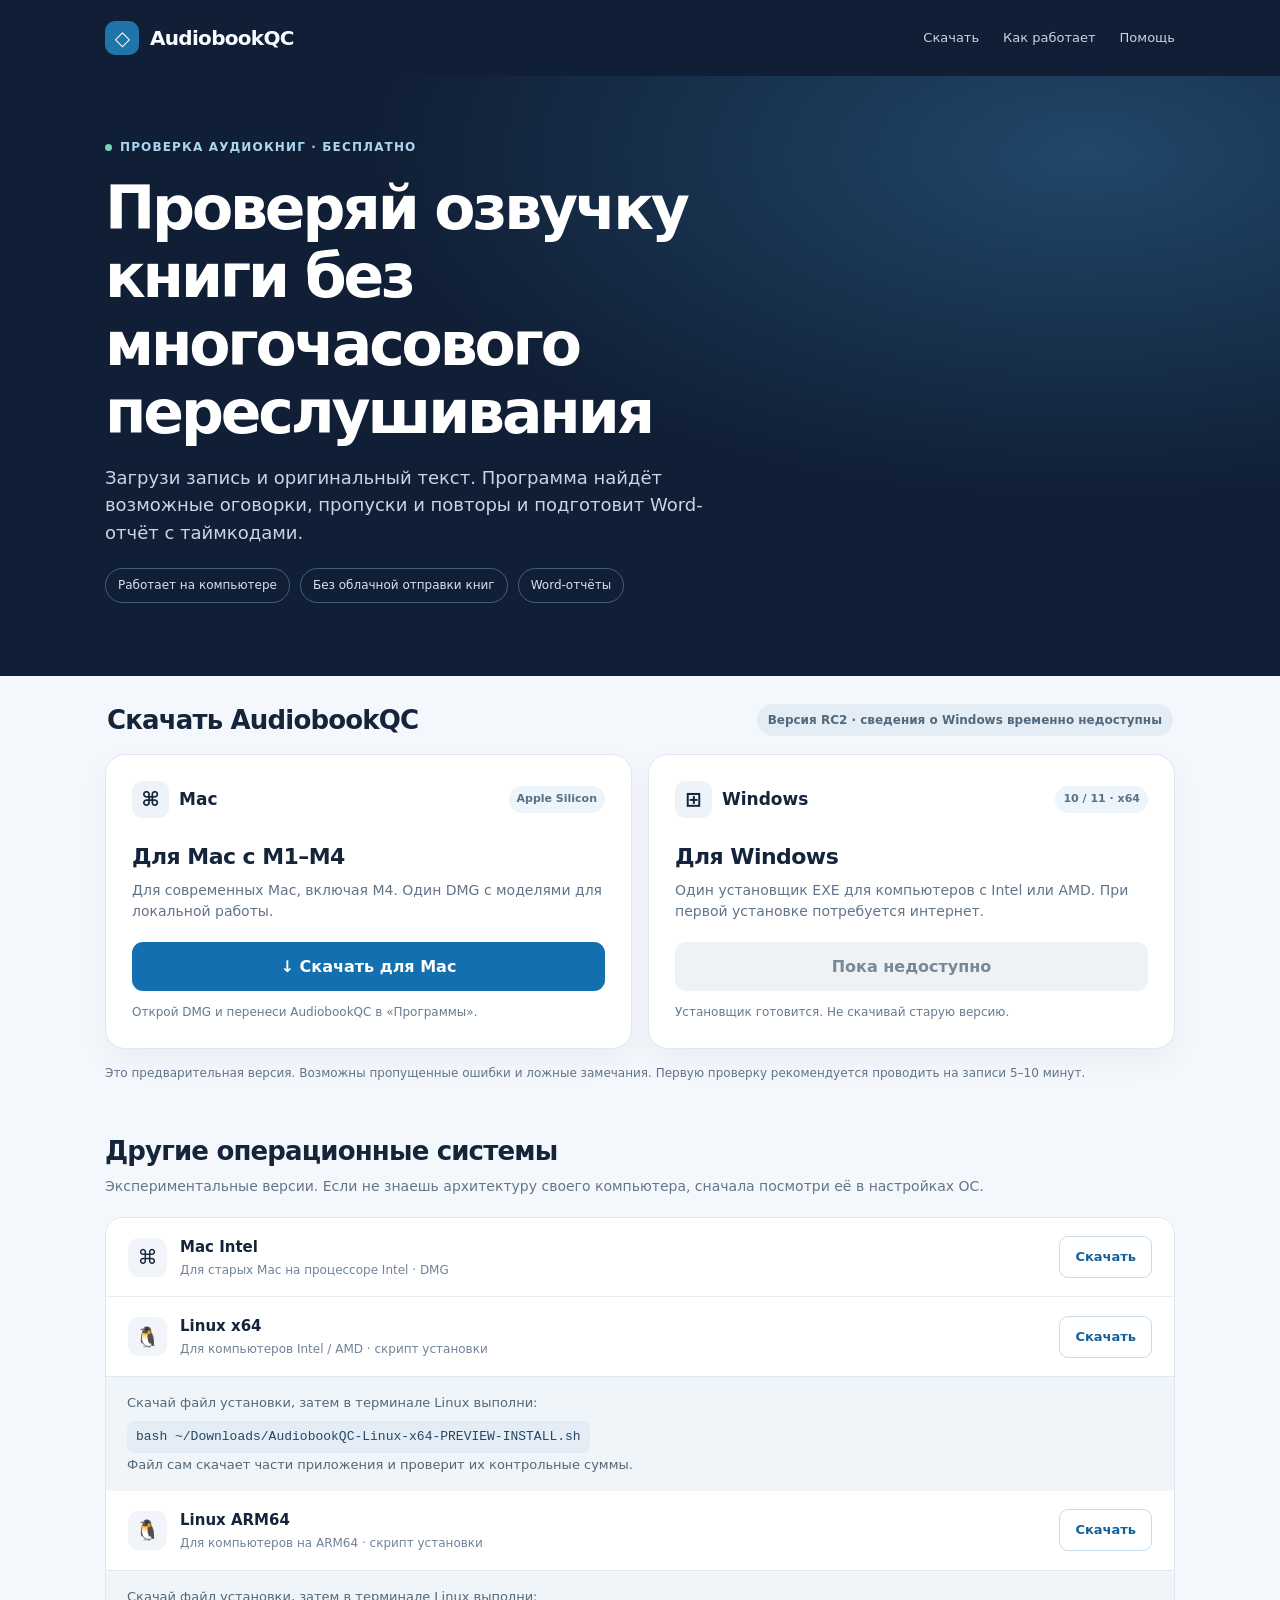
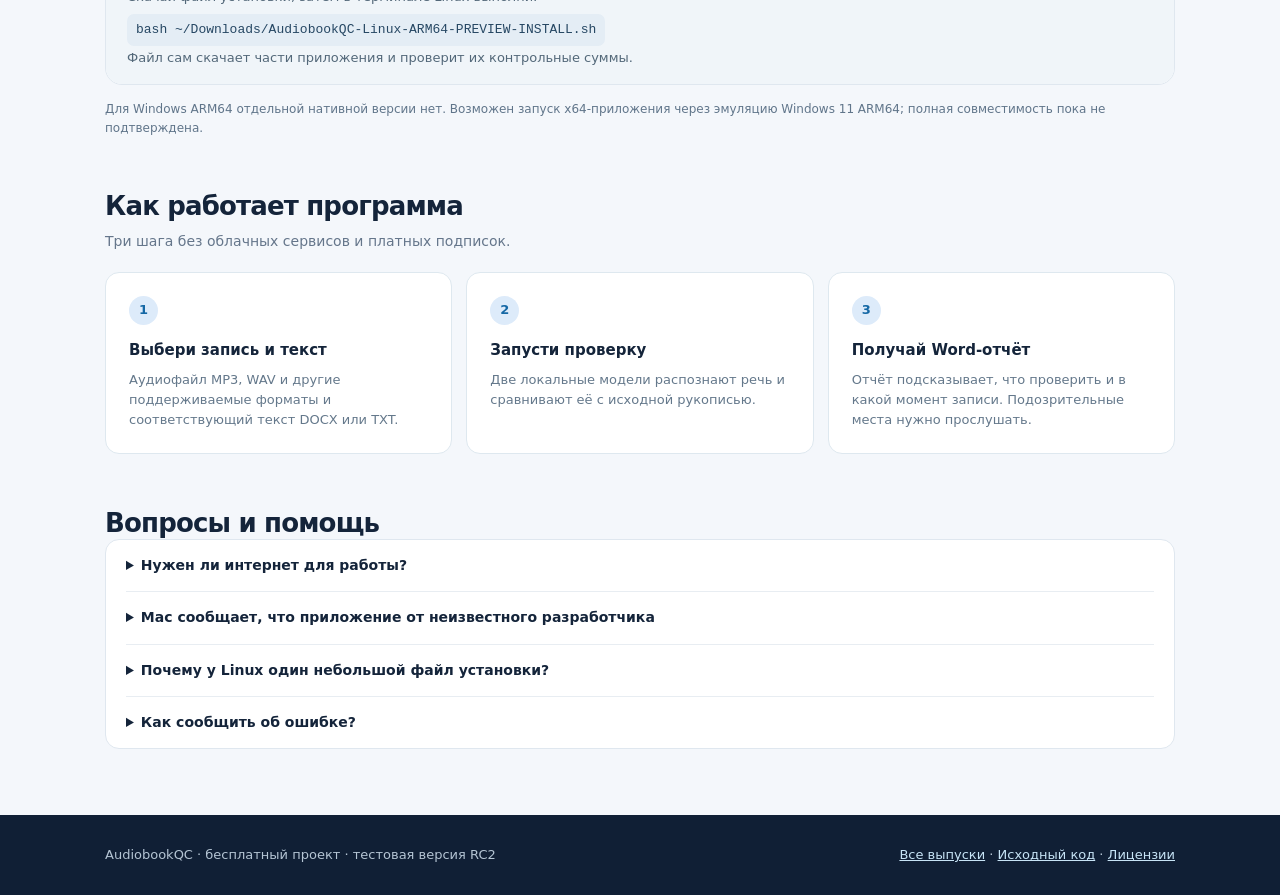
<file: docs/index.html>
<!doctype html>
<html lang="ru">
<head>
  <meta charset="utf-8">
  <meta name="viewport" content="width=device-width, initial-scale=1">
  <meta name="theme-color" content="#101f35">
  <meta name="description" content="AudiobookQC — бесплатная локальная проверка озвучки аудиокниг. Скачать для Mac, Windows и Linux. Word-отчёты с таймкодами.">
  <title>AudiobookQC — скачать программу</title>
  <style>
    :root{font:16px/1.53 -apple-system,BlinkMacSystemFont,"Segoe UI",system-ui,sans-serif;color:#14243a;background:#f4f7fb}
    *{box-sizing:border-box}html{scroll-behavior:smooth}body{margin:0}a{color:inherit}
    .wrap{width:min(1070px,calc(100% - 44px));margin:auto}
    .header{background:#101f35;color:#f8fbff}
    nav{display:flex;justify-content:space-between;align-items:center;padding:21px 0;gap:14px}
    .logo{display:flex;gap:11px;align-items:center;font-size:20px;font-weight:840;letter-spacing:-.7px;text-decoration:none}
    .logo-icon{display:inline-grid;place-items:center;width:34px;height:34px;border-radius:10px;background:#1f74a9;font-size:20px}
    .nav-links{display:flex;gap:24px;align-items:center;font-size:13px;color:#c5d5e4}
    .nav-links a{text-decoration:none}.nav-links a:hover{text-decoration:underline}
    .hero{padding:58px 0 73px;background:radial-gradient(ellipse at 85% 13%,#21476a 0,transparent 46%),#101f35;color:white}
    .eyebrow{display:inline-flex;align-items:center;gap:8px;color:#aad5ed;font-size:12px;font-weight:750;letter-spacing:.095em;text-transform:uppercase}
    .eyebrow:before{content:"";width:7px;height:7px;border-radius:50%;background:#71d4b7}
    h1{font-size:clamp(34px,5.4vw,60px);letter-spacing:-.052em;line-height:1.13;max-width:740px;margin:17px 0}
    .intro{color:#c6d6e5;font-size:18px;max-width:650px;margin:0 0 22px}
    .chips{display:flex;flex-wrap:wrap;gap:10px}
    .chip{border:1px solid #426078;border-radius:100px;padding:7px 12px;color:#d4e4ee;font-size:12px}
    .sheet{position:relative;margin:28px auto 0}
    .sheet-title{display:flex;justify-content:space-between;gap:12px;align-items:end;margin:0 2px 18px}
    .sheet-title h2,.section h2{font-size:26px;letter-spacing:-.032em;line-height:1.2;margin:0}
    .release{font-size:12px;font-weight:680;background:#e4edf6;color:#52687d;padding:7px 11px;border-radius:99px;max-width:100%}
    .downloads{display:grid;grid-template-columns:repeat(2,minmax(0,1fr));gap:16px}
    .download-card{background:white;border:1px solid #dfe7ef;border-radius:20px;box-shadow:0 12px 30px #15243b0b;padding:26px;min-height:274px;display:flex;flex-direction:column}
    .download-top{display:flex;align-items:center;justify-content:space-between;gap:10px}
    .platform{display:flex;align-items:center;gap:10px;font-weight:780;font-size:17px}
    .os-icon{width:37px;height:37px;border-radius:10px;background:#edf3f9;display:grid;place-items:center;font-size:20px}
    .tag{font-size:11px;font-weight:700;color:#55718a;background:#edf4fa;padding:5px 8px;border-radius:100px;white-space:nowrap}
    .download-card h3{margin:22px 0 6px;font-size:22px;letter-spacing:-.025em}
    .download-card p{color:#617489;margin:0 0 20px;font-size:14px}
    .grow{flex:1}
    .btn{display:flex;align-items:center;justify-content:center;gap:9px;min-height:49px;border:0;border-radius:11px;background:#146fae;color:white;font:inherit;font-weight:780;text-decoration:none;cursor:pointer;padding:12px 15px;text-align:center}
    .btn:hover{background:#075789}.btn:focus-visible,.small-btn:focus-visible,a:focus-visible,summary:focus-visible{outline:3px solid #f5b64e;outline-offset:3px}
    .btn.secondary{background:#ebf2f8;color:#175884}.btn.secondary:hover{background:#dcebf6}
    .btn.disabled{pointer-events:none;background:#eef2f5;color:#788898;cursor:default}
    .hint{font-size:12px;color:#657b90;margin-top:12px;min-height:18px}
    .hint.error{color:#936d13}
    .section{margin-top:54px}.section-lead{color:#65768b;font-size:14px;margin:9px 0 19px}
    .alternatives{background:white;border:1px solid #dfe7ef;border-radius:17px;overflow:hidden}
    .alt{display:flex;align-items:center;gap:16px;justify-content:space-between;padding:18px 22px}
    .alt+.alt{border-top:1px solid #e8edf2}
    .alt-head{display:flex;align-items:center;gap:13px;min-width:0}
    .alt-icon{width:39px;height:39px;display:grid;place-items:center;background:#f1f5f9;border-radius:11px;flex-shrink:0;font-size:20px}
    .alt strong{display:block;font-size:15px}.alt span.note{display:block;font-size:12px;color:#718397;line-height:1.4;margin-top:3px}
    .small-btn{padding:10px 15px;border:1px solid #c9dce9;color:#12639d;text-decoration:none;border-radius:9px;font-size:13px;font-weight:750;white-space:nowrap;display:inline-block}
    .small-btn:hover{background:#eef6fa}.small-btn.disabled{pointer-events:none;color:#8594a2;background:#f1f4f7;border:1px solid #edf0f3}
    .linux-guide{display:none;background:#f0f5f9;padding:16px 21px;color:#536879;font-size:13px;border-top:1px solid #e0e9f1}
    .linux-guide.show{display:block}.linux-guide code{display:inline-block;padding:6px 9px;border-radius:7px;background:#e4edf5;color:#264763;margin:8px 0 2px;word-break:break-all}
    .steps{display:grid;grid-template-columns:repeat(3,minmax(0,1fr));gap:14px}
    .step{border:1px solid #dee8ef;background:#fff;border-radius:14px;padding:23px}
    .number{width:29px;height:29px;display:grid;place-items:center;border-radius:50%;background:#ddebfa;color:#1568a5;font-size:13px;font-weight:850;margin-bottom:13px}
    .step strong{font-size:15px}.step p{font-size:13px;color:#64788b;margin:8px 0 0}
    .faq{background:#fff;border:1px solid #dfe7ef;border-radius:14px;padding:0 20px}
    details{padding:15px 0}details+details{border-top:1px solid #e8edf2}
    summary{cursor:pointer;font-weight:720;font-size:14px}details p{font-size:13px;color:#5a6f83;margin:9px 0 0}
    footer{margin-top:66px;background:#101f35;color:#b5c5d4;padding:30px 0;font-size:13px}
    footer .wrap{display:flex;justify-content:space-between;gap:18px;flex-wrap:wrap}
    footer a{color:#c7e4f6}
    .warning{font-size:12px;color:#60758a;margin:15px 0 0}
    @media(max-width:740px){.hero{padding:39px 0 70px}.downloads,.steps{grid-template-columns:1fr}.download-card{min-height:236px}.sheet-title{align-items:flex-start;flex-direction:column}.nav-links{gap:12px}.nav-links a:nth-child(2){display:none}.alt{padding:15px;align-items:flex-start;gap:8px}.alt .alt-head{align-items:flex-start}.alt .small-btn{font-size:12px;padding:9px}.wrap{width:min(1070px,calc(100% - 28px))}.hero h1{font-size:36px}}
  </style>
</head>
<body>
  <header class="header"><div class="wrap"><nav>
    <a class="logo" href="./"><span class="logo-icon" aria-hidden="true">◇</span> AudiobookQC</a>
    <div class="nav-links"><a href="#downloads">Скачать</a><a href="#how">Как работает</a><a href="#help">Помощь</a></div>
  </nav></div></header>
  <div class="hero"><div class="wrap">
    <div class="eyebrow">Проверка аудиокниг · бесплатно</div>
    <h1>Проверяй озвучку книги без многочасового переслушивания</h1>
    <p class="intro">Загрузи запись и оригинальный текст. Программа найдёт возможные оговорки, пропуски и повторы и подготовит Word-отчёт с таймкодами.</p>
    <div class="chips"><span class="chip">Работает на компьютере</span><span class="chip">Без облачной отправки книг</span><span class="chip">Word-отчёты</span></div>
  </div></div>
  <main class="wrap">
    <section class="sheet" id="downloads" aria-labelledby="downloads-title">
      <div class="sheet-title"><h2 id="downloads-title">Скачать AudiobookQC</h2><span class="release" id="release-status" role="status">RC2 · тестовая версия</span></div>
      <div class="downloads">
        <article class="download-card"><div class="download-top"><div class="platform"><span class="os-icon" aria-hidden="true">⌘</span>Mac</div><span class="tag">Apple Silicon</span></div>
          <h3>Для Mac с M1–M4</h3><p>Для современных Mac, включая M4. Один DMG с моделями для локальной работы.</p><div class="grow"></div>
          <a class="btn" id="mac" href="https://github.com/kus142kus/AudiobookQC/releases/download/v1.0.0-rc.2-m4.1/AudiobookQC-Mac.dmg">↓ Скачать для Mac</a>
          <div class="hint" id="mac-hint">Открой DMG и перенеси AudiobookQC в «Программы».</div>
        </article>
        <article class="download-card"><div class="download-top"><div class="platform"><span class="os-icon" aria-hidden="true">⊞</span>Windows</div><span class="tag">10 / 11 · x64</span></div>
          <h3>Для Windows</h3><p>Один установщик EXE для компьютеров с Intel или AMD. При первой установке потребуется интернет.</p><div class="grow"></div>
          <a class="btn disabled" id="windows" aria-disabled="true">Пока недоступно</a>
          <div class="hint" id="windows-hint">Не скачивай архив модели отдельно.</div>
        </article>
      </div>
      <p class="warning">Это предварительная версия. Возможны пропущенные ошибки и ложные замечания. Первую проверку рекомендуется проводить на записи 5–10 минут.</p>
    </section>
    <section class="section" aria-labelledby="others-title">
      <h2 id="others-title">Другие операционные системы</h2><p class="section-lead">Экспериментальные версии. Если не знаешь архитектуру своего компьютера, сначала посмотри её в настройках ОС.</p>
      <div class="alternatives">
        <div class="alt"><div class="alt-head"><div class="alt-icon" aria-hidden="true">⌘</div><div><strong>Mac Intel</strong><span class="note">Для старых Mac на процессоре Intel · DMG</span></div></div><a id="intel" class="small-btn" href="https://github.com/kus142kus/AudiobookQC/releases/download/v1.0.0-rc.2-m4.1/AudiobookQC-Mac-Intel-PREVIEW.dmg">Скачать</a></div>
        <div class="alt"><div class="alt-head"><div class="alt-icon" aria-hidden="true">🐧</div><div><strong>Linux x64</strong><span class="note">Для компьютеров Intel / AMD · скрипт установки</span></div></div><a id="linux-x64" class="small-btn" href="https://github.com/kus142kus/AudiobookQC/releases/download/v1.0.0-rc.2-m4.1/AudiobookQC-Linux-x64-PREVIEW-INSTALL.sh">Скачать</a></div>
        <div class="linux-guide" id="guide-x64">Скачай файл установки, затем в терминале Linux выполни:<br><code>bash ~/Downloads/AudiobookQC-Linux-x64-PREVIEW-INSTALL.sh</code><br>Файл сам скачает части приложения и проверит их контрольные суммы.</div>
        <div class="alt"><div class="alt-head"><div class="alt-icon" aria-hidden="true">🐧</div><div><strong>Linux ARM64</strong><span class="note">Для компьютеров на ARM64 · скрипт установки</span></div></div><a id="linux-arm64" class="small-btn" href="https://github.com/kus142kus/AudiobookQC/releases/download/v1.0.0-rc.2-m4.1/AudiobookQC-Linux-ARM64-PREVIEW-INSTALL.sh">Скачать</a></div>
        <div class="linux-guide" id="guide-arm64">Скачай файл установки, затем в терминале Linux выполни:<br><code>bash ~/Downloads/AudiobookQC-Linux-ARM64-PREVIEW-INSTALL.sh</code><br>Файл сам скачает части приложения и проверит их контрольные суммы.</div>
      </div>
      <p class="warning">Для Windows ARM64 отдельной нативной версии нет. Возможен запуск x64-приложения через эмуляцию Windows 11 ARM64; полная совместимость пока не подтверждена.</p>
    </section>
    <section class="section" id="how"><h2>Как работает программа</h2><p class="section-lead">Три шага без облачных сервисов и платных подписок.</p>
      <div class="steps">
        <article class="step"><div class="number">1</div><strong>Выбери запись и текст</strong><p>Аудиофайл MP3, WAV и другие поддерживаемые форматы и соответствующий текст DOCX или TXT.</p></article>
        <article class="step"><div class="number">2</div><strong>Запусти проверку</strong><p>Две локальные модели распознают речь и сравнивают её с исходной рукописью.</p></article>
        <article class="step"><div class="number">3</div><strong>Получай Word-отчёт</strong><p>Отчёт подсказывает, что проверить и в какой момент записи. Подозрительные места нужно прослушать.</p></article>
      </div>
    </section>
    <section class="section" id="help"><h2>Вопросы и помощь</h2><div class="faq">
      <details><summary>Нужен ли интернет для работы?</summary><p>Для установки Windows-модели интернет нужен один раз. После установки проверка выполняется локально. Mac Apple Silicon получает модели вместе с DMG.</p></details>
      <details><summary>Mac сообщает, что приложение от неизвестного разработчика</summary><p>Проверь, что DMG скачан по этой ссылке. В macOS открой «Системные настройки → Конфиденциальность и безопасность» и найди разрешение на запуск AudiobookQC. Если система предупреждает о вредоносном ПО или повреждении файла, не отключай защиту — сообщи о проблеме.</p></details>
      <details><summary>Почему у Linux один небольшой файл установки?</summary><p>Полный пакет Linux слишком велик для одного файла GitHub. Скрипт автоматически скачивает проверенные части. Если ты не уверен, как работать в терминале, воспользуйся помощью технического специалиста.</p></details>
      <details><summary>Как сообщить об ошибке?</summary><p>Открой <a href="https://github.com/kus142kus/AudiobookQC/issues" rel="noopener noreferrer">раздел сообщений об ошибках</a>. Не прикладывай чужие рукописи или записи без разрешения правообладателя.</p></details>
    </div></section>
  </main>
  <footer><div class="wrap"><span>AudiobookQC · бесплатный проект · <span id="footer-version">тестовая версия RC2</span></span><span><a href="https://github.com/kus142kus/AudiobookQC/releases">Все выпуски</a> · <a href="https://github.com/kus142kus/AudiobookQC">Исходный код</a> · <a href="https://github.com/kus142kus/AudiobookQC/blob/main/THIRD_PARTY_NOTICES.md">Лицензии</a></span></div></footer>
  <script>
  (()=>{
    'use strict';
    const repo='kus142kus/AudiobookQC';
    // Deliberately pinned to tested release. Old v0.2/v0.9 assets are NEVER selected.
    const tag='v1.0.0-rc.2-m4.1';
    const base=`https://github.com/${repo}/releases/download/${tag}/`;
    const assets={
      mac:'AudiobookQC-Mac.dmg',
      windows:'AQC-Setup.exe',
      intel:'AudiobookQC-Mac-Intel-PREVIEW.dmg',
      'linux-x64':'AudiobookQC-Linux-x64-PREVIEW-INSTALL.sh',
      'linux-arm64':'AudiobookQC-Linux-ARM64-PREVIEW-INSTALL.sh'
    };
    const texts={mac:'↓ Скачать для Mac',windows:'↓ Скачать для Windows',intel:'Скачать',
      'linux-x64':'Скачать','linux-arm64':'Скачать'};
    const $=id=>document.getElementById(id);
    function update(id, available){
      const a=$(id);
      if(!a)return;
      if(available){a.href=base+encodeURIComponent(assets[id]);a.textContent=texts[id];a.classList.remove('disabled');a.removeAttribute('aria-disabled');}
      else{a.removeAttribute('href');a.classList.add('disabled');a.setAttribute('aria-disabled','true');a.textContent='Пока недоступно';}
      if(id==='windows'){$('windows-hint').textContent=available?'Один EXE. Модель загрузится автоматически при установке.':'Установщик готовится. Не скачивай старую версию.';}
      if(id==='linux-x64')$('guide-x64').classList.toggle('show',available);
      if(id==='linux-arm64')$('guide-arm64').classList.toggle('show',available);
    }
    function validateAsset(a,name){
      try{const u=new URL(a.browser_download_url);return a.name===name&&a.size>0&&u.protocol==='https:'&&u.hostname==='github.com'&&u.pathname===`/${repo}/releases/download/${tag}/${encodeURIComponent(name)}`;}
      catch(_){return false;}
    }
    async function check(){
      try{
        const controller=new AbortController();
        const timeout=setTimeout(()=>controller.abort(),9000);
        let response;
        try{response=await fetch(`https://api.github.com/repos/${repo}/releases/tags/${encodeURIComponent(tag)}`,{
          headers:{Accept:'application/vnd.github+json'},signal:controller.signal,cache:'no-store'});}
        finally{clearTimeout(timeout);}
        if(!response.ok)throw Error(`GitHub API ${response.status}`);
        const data=await response.json();
        if(data.draft||data.tag_name!==tag||!Array.isArray(data.assets))throw Error('Release unavailable');
        const found=new Map(data.assets.map(a=>[a.name,a]));
        for(const [id,name] of Object.entries(assets))update(id,validateAsset(found.get(name)||{},name));
        $('release-status').textContent='Версия '+tag+' · тестовая';
        $('footer-version').textContent='версия '+tag;
      }catch(err){
        // Screenshots confirm these public assets exist. Keep those links working
        // during GitHub API rate limits. NEVER guess Windows availability.
        for(const id of ['mac','intel','linux-x64','linux-arm64'])update(id,true);
        update('windows',false);
        $('release-status').textContent='Версия RC2 · сведения о Windows временно недоступны';
      }
    }
    check();
  })();
  </script>
</body>
</html>
</file>
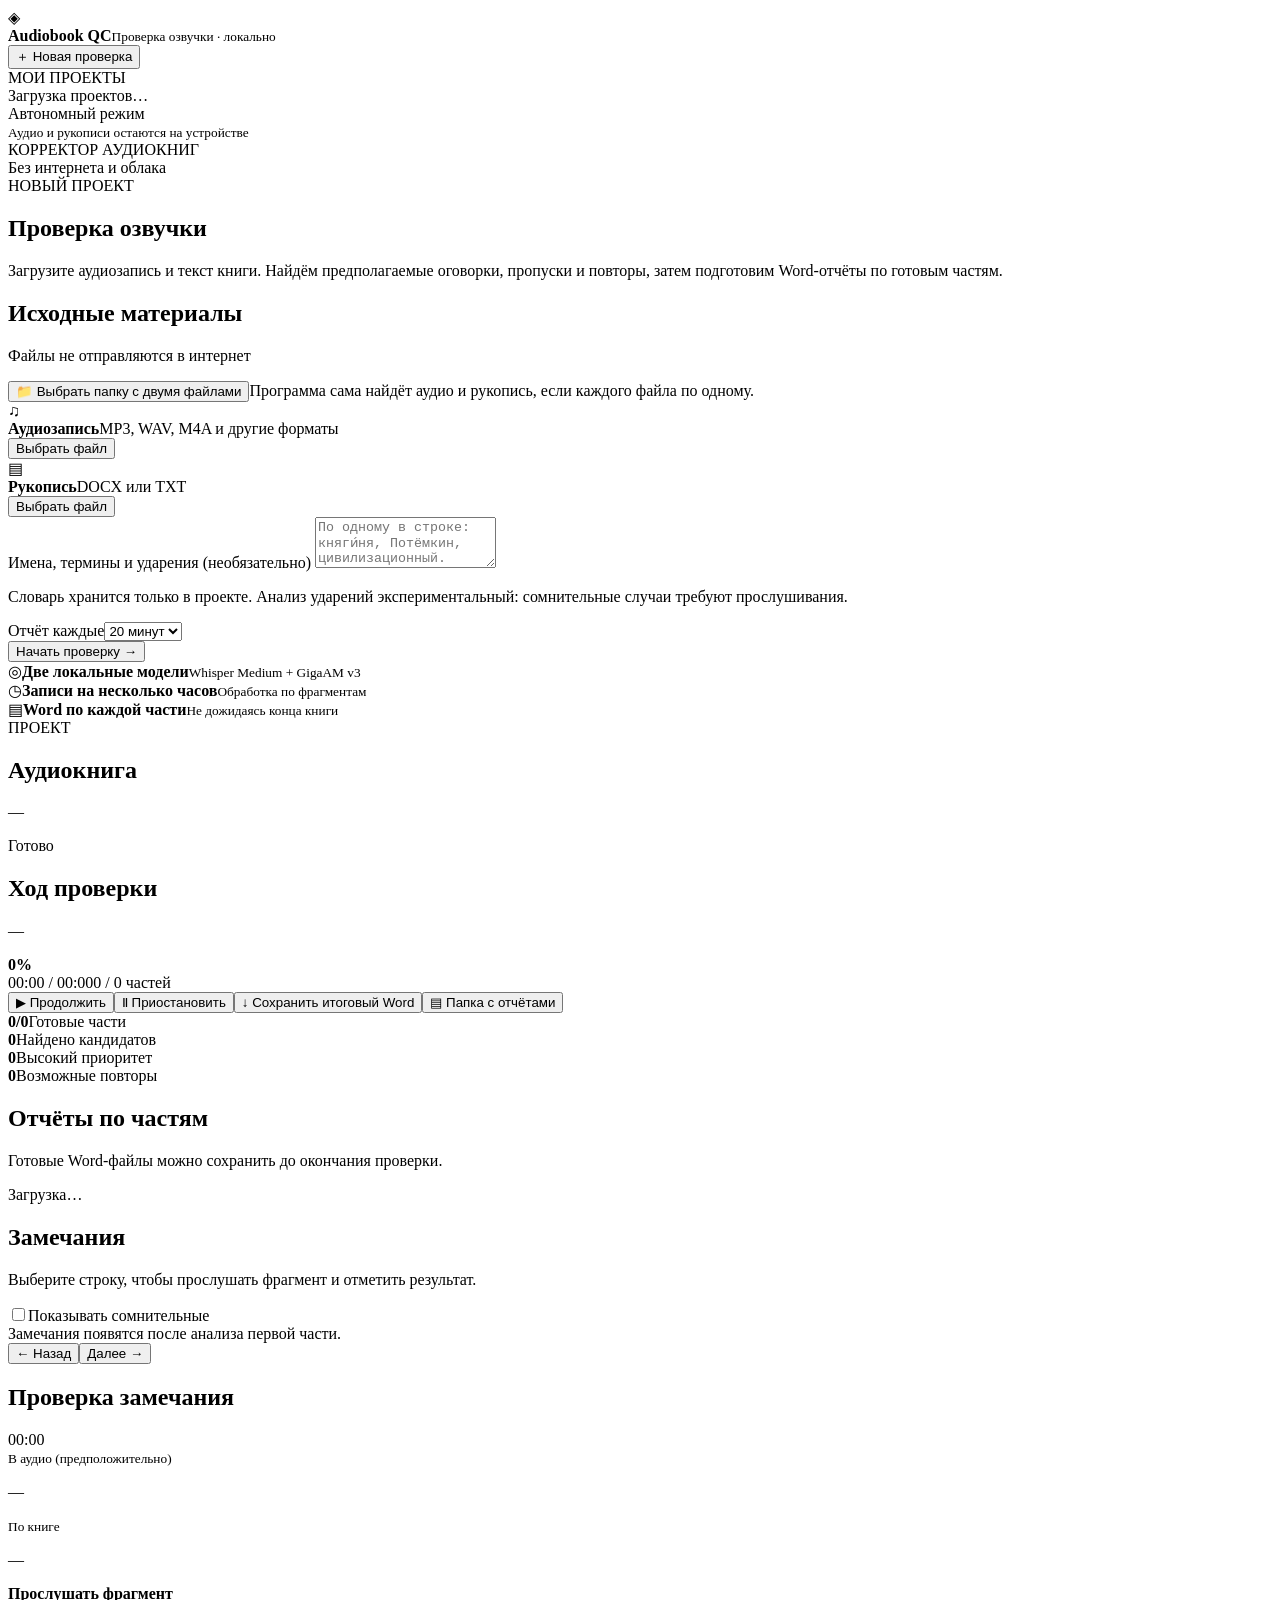
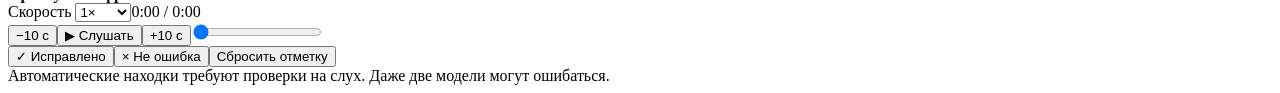
<file: web/index.html>
<!doctype html>
<html lang="ru"><head>
<meta charset="utf-8"><meta name="viewport" content="width=device-width, initial-scale=1">
<title>Audiobook QC — Проверка озвучки</title>
<!-- AQC_STYLES -->
</head><body>
<div id="app" class="app">
  <aside class="sidebar">
    <div class="brand"><div class="logo">◈</div><div><strong>Audiobook QC</strong><small>Проверка озвучки · локально</small></div></div>
    <button id="newNav" class="nav active"><span class="nav-symbol">＋</span> Новая проверка</button>
    <div class="section-label">МОИ ПРОЕКТЫ <span id="projectCount"></span></div>
    <div class="project-scroll" id="projectList"><div class="small-muted">Загрузка проектов…</div></div>
    <div class="sidebar-footer"><span class="dot green"></span> Автономный режим<br><small>Аудио и рукописи остаются на устройстве</small></div>
  </aside>
  <main id="main" class="main">
    <header class="topbar"><div><span class="top-meta">КОРРЕКТОР АУДИОКНИГ</span></div><div class="offline-badge"><span class="dot green"></span> Без интернета и облака</div></header>
    <section id="newView" class="content">
      <div class="eyebrow">НОВЫЙ ПРОЕКТ</div><h1>Проверка озвучки</h1>
      <p class="lead">Загрузите аудиозапись и текст книги. Найдём предполагаемые оговорки, пропуски и повторы, затем подготовим Word-отчёты по готовым частям.</p>
      <div class="card upload-card">
        <h2>Исходные материалы</h2><p class="muted small">Файлы не отправляются в интернет</p>
        <div class="folder-choice"><button id="pickFolder" class="btn primary" type="button">📁 Выбрать папку с двумя файлами</button><span class="muted small">Программа сама найдёт аудио и рукопись, если каждого файла по одному.</span></div>
        <div class="file-field"><div class="file-icon">♫</div><div class="file-text"><b>Аудиозапись</b><span id="audioLabel">MP3, WAV, M4A и другие форматы</span></div><button id="pickAudio" class="btn secondary">Выбрать файл</button></div>
        <div class="file-field"><div class="file-icon doc">▤</div><div class="file-text"><b>Рукопись</b><span id="textLabel">DOCX или TXT</span></div><button id="pickText" class="btn secondary">Выбрать файл</button></div>
        <div class="divider"></div>
        <label class="mini-label" for="glossary">Имена, термины и ударения (необязательно)</label>
        <textarea id="glossary" rows="3" placeholder="По одному в строке: княги́ня, Потёмкин, цивилизационный. Ударение отметьте знаком ´ после гласной."></textarea>
        <p class="muted small">Словарь хранится только в проекте. Анализ ударений экспериментальный: сомнительные случаи требуют прослушивания.</p>
        <div class="form-footer"><div><label class="mini-label" for="minutes">Отчёт каждые</label><select id="minutes" class="select"><option value="5">5 минут</option><option value="10">10 минут</option><option value="20" selected>20 минут</option><option value="30">30 минут</option><option value="60">60 минут</option></select></div><button id="createBtn" class="btn primary large">Начать проверку <span>→</span></button></div>
      </div>
      <div class="feature-grid"><div class="feature"><span>◎</span><b>Две локальные модели</b><small>Whisper Medium + GigaAM v3</small></div><div class="feature"><span>◷</span><b>Записи на несколько часов</b><small>Обработка по фрагментам</small></div><div class="feature"><span>▤</span><b>Word по каждой части</b><small>Не дожидаясь конца книги</small></div></div>
    </section>
    <section id="projectView" class="content hidden">
      <div class="eyebrow" id="projectEyebrow">ПРОЕКТ</div>
      <div class="heading-row"><div><h1 id="projectTitle">Аудиокнига</h1><p id="projectSubtitle" class="muted">—</p></div><span id="statusBadge" class="status-pill">Готово</span></div>
      <div class="card progress-card">
        <div class="card-heading"><div><h2 id="progressTitle">Ход проверки</h2><p id="progressMessage" class="muted small">—</p></div><strong id="progressPercent" class="percent">0%</strong></div>
        <div class="progress-track"><div id="progressFill" class="progress-fill"></div></div>
        <div class="progress-info"><span id="progressRange">00:00 / 00:00</span><span id="progressParts">0 / 0 частей</span></div>
        <div class="button-row"><button id="resumeBtn" class="btn primary">▶ Продолжить</button><button id="pauseBtn" class="btn secondary">Ⅱ Приостановить</button><button id="finalReportBtn" class="btn primary hidden" type="button">↓ Сохранить итоговый Word</button><button id="openReportsBtn" class="btn secondary push-right">▤ Папка с отчётами</button></div>
      </div>
      <div class="stat-grid"><div class="stat"><strong id="readyParts">0/0</strong><span>Готовые части</span></div><div class="stat"><strong id="issueCount">0</strong><span>Найдено кандидатов</span></div><div class="stat"><strong id="priorityCount">0</strong><span>Высокий приоритет</span></div><div class="stat"><strong id="repeatCount">0</strong><span>Возможные повторы</span></div></div>
      <div class="section-heading"><div><h2>Отчёты по частям</h2><p>Готовые Word-файлы можно сохранить до окончания проверки.</p></div></div>
      <div id="partsGrid" class="parts-grid"><p class="muted">Загрузка…</p></div>
      <div class="section-heading with-action"><div><h2>Замечания</h2><p>Выберите строку, чтобы прослушать фрагмент и отметить результат.</p></div><label class="toggle"><input type="checkbox" id="showAll"><span>Показывать сомнительные</span></label></div>
      <div class="card issue-card">
        <div id="issues" class="issues"><div class="empty">Замечания появятся после анализа первой части.</div></div>
        <div id="issuePager" class="pager hidden"><button id="prevPage" class="btn ghost">← Назад</button><span id="pageLabel"></span><button id="nextPage" class="btn ghost">Далее →</button></div>
      </div>
      <div id="issueDetail" class="card detail-card hidden">
        <div class="card-heading"><h2>Проверка замечания</h2><span id="selectedTime" class="time-pill">00:00</span></div>
        <div class="comparison"><div><small>В аудио (предположительно)</small><p id="spokenText">—</p></div><div><small>По книге</small><p id="expectedText">—</p></div></div>
        <p id="issueReason" class="detail-reason"></p>
        <div class="player"><div class="player-title"><b>Прослушать фрагмент</b><div class="player-options"><label>Скорость <select id="playerSpeed"><option value="0.75">0,75×</option><option value="1" selected>1×</option><option value="1.25">1,25×</option><option value="1.5">1,5×</option></select></label><span id="playerTime">0:00 / 0:00</span></div></div><div class="player-controls"><button id="back10" class="btn secondary square">−10 с</button><button id="playBtn" class="btn primary">▶ Слушать</button><button id="forward10" class="btn secondary square">+10 с</button><input type="range" id="timeline" min="0" max="1" value="0" step="0.1" aria-label="Перемотка" /></div></div>
        <div class="button-row issue-actions"><button id="markFixed" class="btn success">✓ Исправлено</button><button id="markFalse" class="btn secondary">× Не ошибка</button><button id="markTodo" class="btn ghost">Сбросить отметку</button></div>
      </div>
      <div class="footnote">Автоматические находки требуют проверки на слух. Даже две модели могут ошибаться.</div>
    </section>
  </main>
</div>
<div id="toast" class="toast hidden" role="alert"></div>
<!-- AQC_SCRIPT -->
</body></html>
</file>
